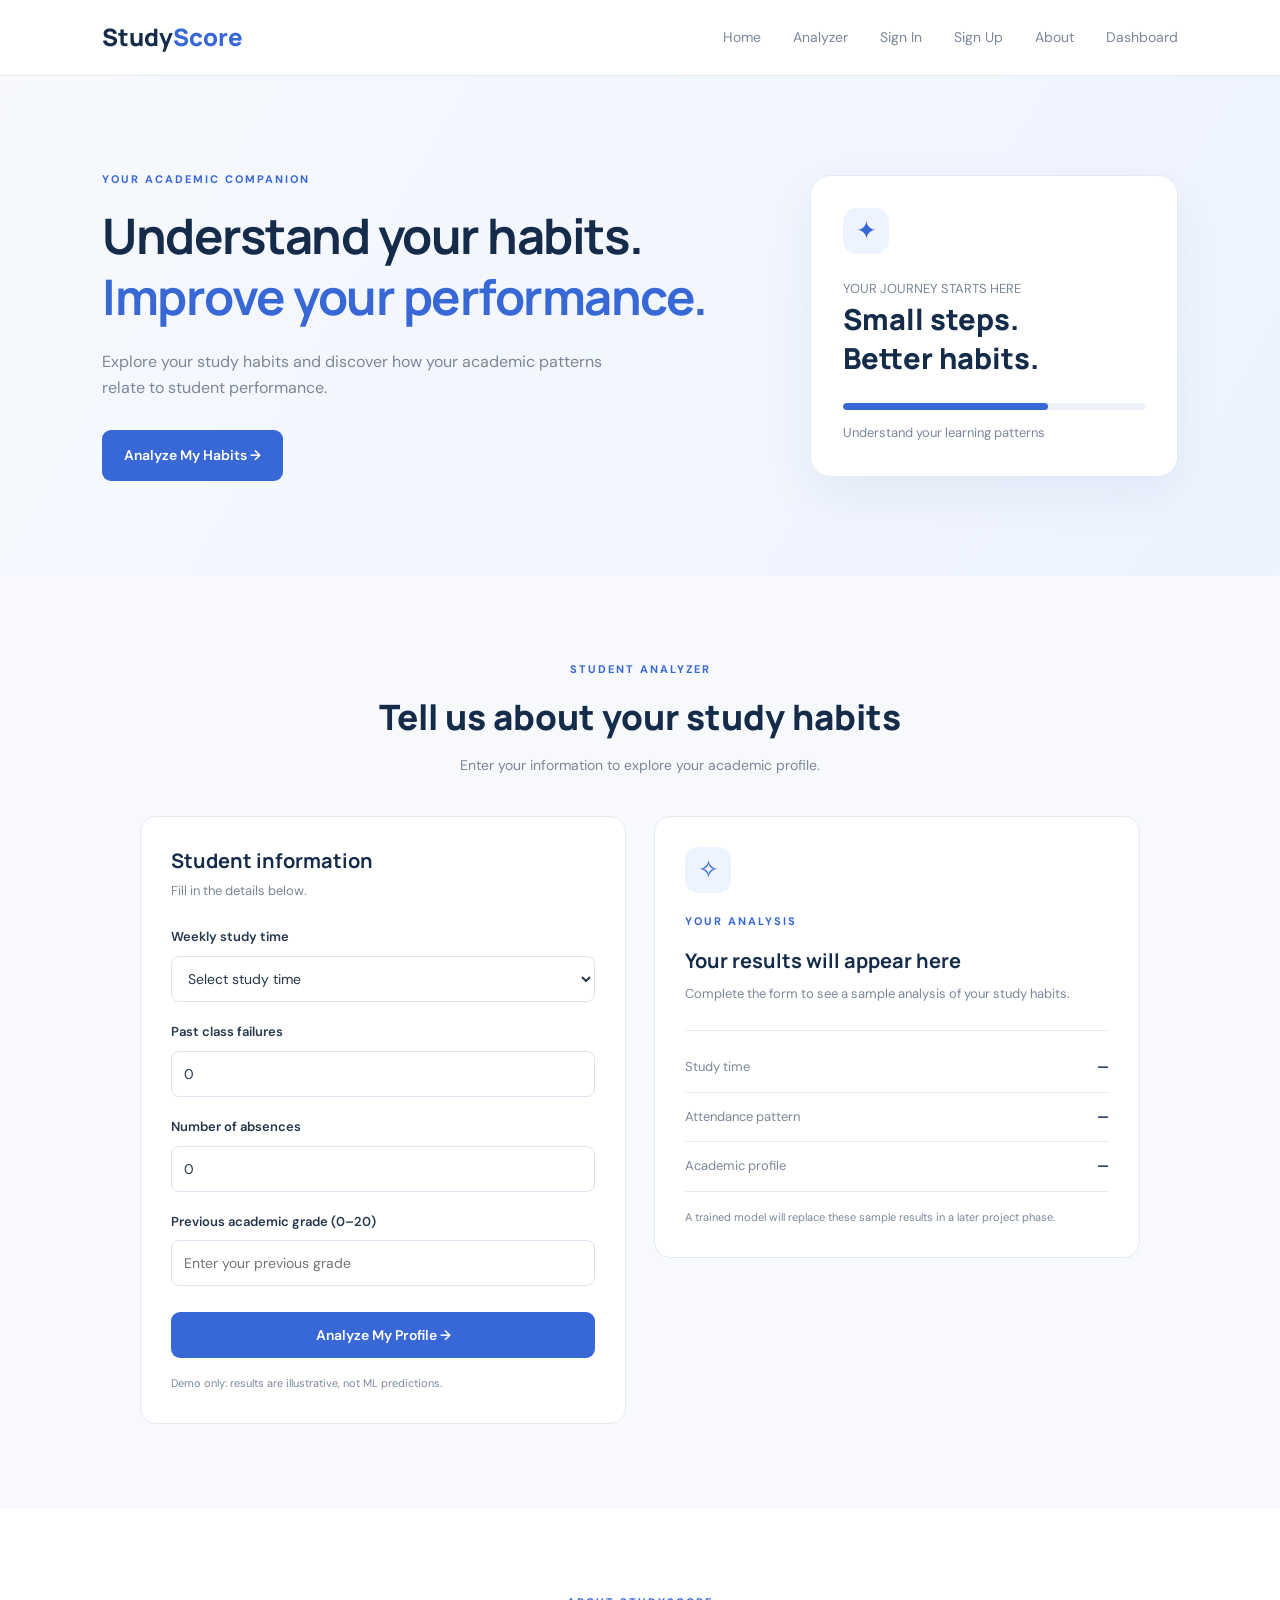
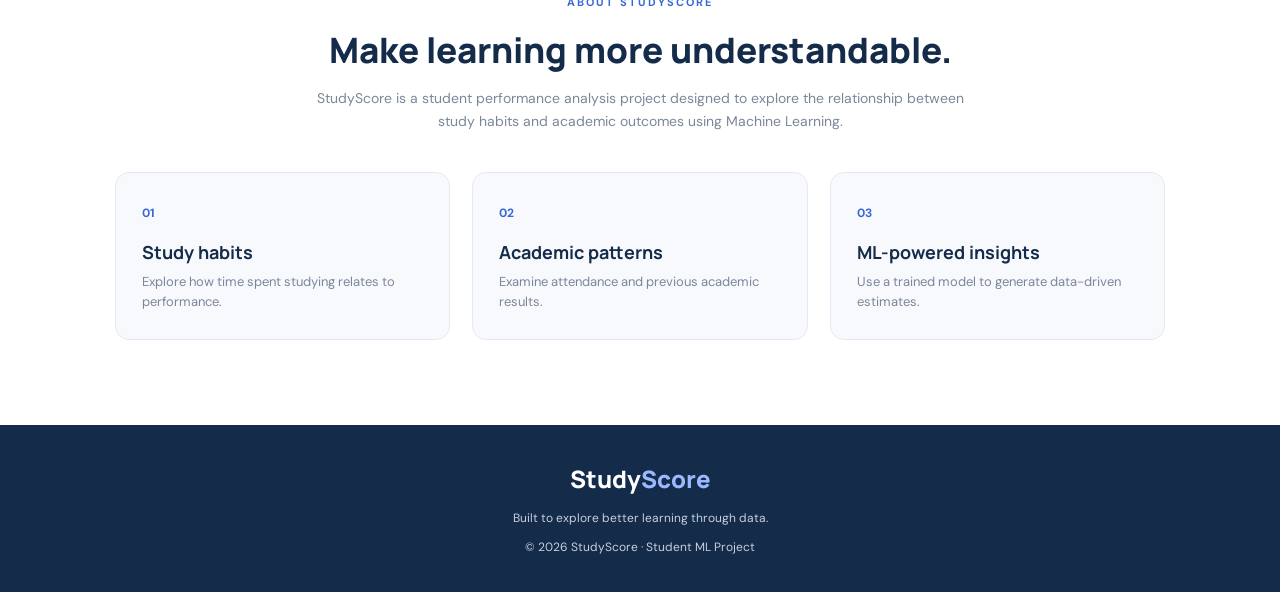
<file: index.html>
<!DOCTYPE html>
<html lang="en">
<head>
    <meta charset="UTF-8">
    <meta name="viewport" content="width=device-width, initial-scale=1.0">
    <title>StudyScore | Student Performance Analyzer</title>
    <link rel="stylesheet" href="style.css">
</head>
<body>

    <header class="navbar">
        <a href="#" class="logo">Study<span>Score</span></a>
        <nav>
            <a href="#home">Home</a>
            <a href="#analyzer">Analyzer</a>
            <a href="signin.html">Sign In</a>
            <a href="signup.html" class="nav-button">Sign Up</a>
            <a href="#about">About</a>
            <a href="dashboard.html">Dashboard</a>
        </nav>
    </header>

    <main>
        <section class="hero" id="home">
            <div class="hero-content">
                <p class="eyebrow">YOUR ACADEMIC COMPANION</p>
                <h1>Understand your habits.<br>
                    <span>Improve your performance.</span>
                </h1>
                <p class="hero-text">
                    Explore your study habits and discover how your
                    academic patterns relate to student performance.
                </p>
                <a href="#analyzer" class="primary-btn">
                    Analyze My Habits →
                </a>
            </div>

            <div class="hero-card">
                <div class="mini-icon">✦</div>
                <p class="muted">YOUR JOURNEY STARTS HERE</p>
                <h2>Small steps.<br>Better habits.</h2>
                <div class="progress-line">
                    <div></div>
                </div>
                <p class="muted">Understand your learning patterns</p>
            </div>
        </section>

        <section class="analyzer section" id="analyzer">
            <div class="section-heading">
                <p class="eyebrow">STUDENT ANALYZER</p>
                <h2>Tell us about your study habits</h2>
                <p>Enter your information to explore your academic profile.</p>
            </div>

            <div class="analyzer-grid">
                <form id="studentForm" class="form-card">
                    <h3>Student information</h3>
                    <p class="muted">Fill in the details below.</p>

                    <label for="studytime">Weekly study time</label>
                    <select id="studytime" required>
                        <option value="">Select study time</option>
                        <option value="1">Less than 2 hours</option>
                        <option value="2">2–5 hours</option>
                        <option value="3">5–10 hours</option>
                        <option value="4">More than 10 hours</option>
                    </select>

                    <label for="failures">Past class failures</label>
                    <input type="number" id="failures"
                        min="0" max="10" step="1" value="0" required>

                    <label for="absences">Number of absences</label>
                    <input type="number" id="absences"
                        min="0" max="100" step="1" value="0" required>

                    <label for="previousGrade">Previous academic grade (0–20)</label>
                    <input type="number" id="previousGrade"
                        min="0" max="20" step="0.1"
                        placeholder="Enter your previous grade" required>

                    <button type="submit" class="primary-btn full-btn">
                        Analyze My Profile →
                    </button>

                    <p class="form-note">
                        Demo only: results are illustrative, not ML predictions.
                    </p>
                </form>

                <div class="result-card" id="result">
                    <div class="result-icon">✧</div>
                    <p class="eyebrow">YOUR ANALYSIS</p>
                    <h3>Your results will appear here</h3>
                    <p class="muted">
                        Complete the form to see a sample analysis
                        of your study habits.
                    </p>
                    <div class="result-divider"></div>
                    <div class="result-row">
                        <span>Study time</span>
                        <strong>—</strong>
                    </div>
                    <div class="result-row">
                        <span>Attendance pattern</span>
                        <strong>—</strong>
                    </div>
                    <div class="result-row">
                        <span>Academic profile</span>
                        <strong>—</strong>
                    </div>
                    <p class="result-note">
                        A trained model will replace these sample
                        results in a later project phase.
                    </p>
                </div>
            </div>
        </section>

        <section class="about section" id="about">
            <div class="section-heading">
                <p class="eyebrow">ABOUT STUDYSCORE</p>
                <h2>Make learning more understandable.</h2>
                <p>
                    StudyScore is a student performance analysis project
                    designed to explore the relationship between study
                    habits and academic outcomes using Machine Learning.
                </p>
            </div>

            <div class="feature-grid">
                <article class="feature-card">
                    <span>01</span>
                    <h3>Study habits</h3>
                    <p>Explore how time spent studying relates to performance.</p>
                </article>
                <article class="feature-card">
                    <span>02</span>
                    <h3>Academic patterns</h3>
                    <p>Examine attendance and previous academic results.</p>
                </article>
                <article class="feature-card">
                    <span>03</span>
                    <h3>ML-powered insights</h3>
                    <p>Use a trained model to generate data-driven estimates.</p>
                </article>
            </div>
        </section>
    </main>

    <footer>
        <a href="#home" class="logo">Study<span>Score</span></a>
        <p>Built to explore better learning through data.</p>
        <p>© 2026 StudyScore · Student ML Project</p>
    </footer>

    <script src="script.js"></script>
</body>
</html>
</file>
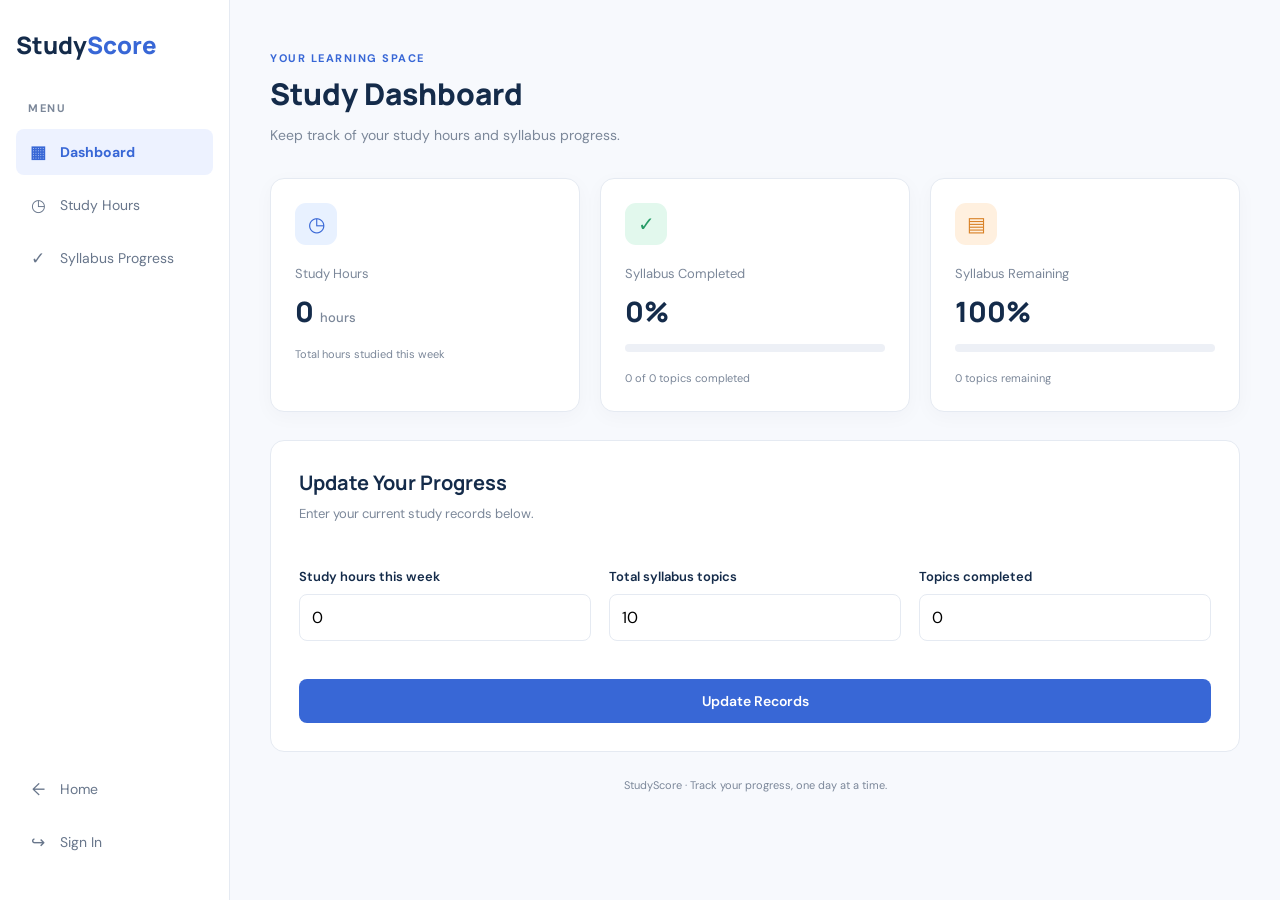
<file: dashboard.html>
<!DOCTYPE html>
<html lang="en">
<head>
    <meta charset="UTF-8">
    <meta name="viewport" content="width=device-width, initial-scale=1.0">
    <title>Study Dashboard | StudyScore</title>
    <link rel="stylesheet" href="pages.css">
</head>
<body>

    <div class="dashboard">

        <aside class="sidebar">
            <a href="index.html" class="logo">Study<span>Score</span></a>

            <p class="menu-label">MENU</p>

            <a href="dashboard.html" class="nav-item active">
                <span>▦</span> Dashboard
            </a>

            <a href="#study-hours" class="nav-item">
                <span>◷</span> Study Hours
            </a>

            <a href="#syllabus-progress" class="nav-item">
                <span>✓</span> Syllabus Progress
            </a>

            <div class="sidebar-bottom">
                <a href="index.html" class="nav-item">
                    <span>←</span> Home
                </a>

                <a href="signin.html" class="nav-item">
                    <span>↪</span> Sign In
                </a>
            </div>
        </aside>

        <main class="main-content">

            <header class="dashboard-header">
                <div>
                    <p class="eyebrow">YOUR LEARNING SPACE</p>
                    <h1>Study Dashboard</h1>
                    <p class="subtitle">
                        Keep track of your study hours and syllabus progress.
                    </p>
                </div>
            </header>

            <section class="stats-grid">

                <article class="stat-card" id="study-hours">
                    <div class="stat-icon blue">◷</div>
                    <p>Study Hours</p>
                    <h2 id="studyHours">0 <span>hours</span></h2>
                    <small>Total hours studied this week</small>
                </article>

                <article class="stat-card" id="syllabus-progress">
                    <div class="stat-icon green">✓</div>
                    <p>Syllabus Completed</p>
                    <h2 id="completedPercent">0%</h2>
                    <div class="progress-track">
                        <div class="progress-fill" id="completedBar"></div>
                    </div>
                    <small id="completedTopics">0 of 0 topics completed</small>
                </article>

                <article class="stat-card">
                    <div class="stat-icon orange">▤</div>
                    <p>Syllabus Remaining</p>
                    <h2 id="remainingPercent">100%</h2>
                    <div class="progress-track">
                        <div class="progress-fill remaining-fill"
                             id="remainingBar"></div>
                    </div>
                    <small id="remainingTopics">0 topics remaining</small>
                </article>

            </section>

            <section class="content-card">
                <div class="section-heading">
                    <div>
                        <h2>Update Your Progress</h2>
                        <p>Enter your current study records below.</p>
                    </div>
                </div>

                <form id="progressForm">

                    <div class="record-grid">
                        <div class="form-group">
                            <label for="hours">Study hours this week</label>
                            <input
                                type="number"
                                id="hours"
                                min="0"
                                max="168"
                                step="0.5"
                                value="0"
                                required
                            >
                        </div>

                        <div class="form-group">
                            <label for="totalTopics">Total syllabus topics</label>
                            <input
                                type="number"
                                id="totalTopics"
                                min="1"
                                step="1"
                                value="10"
                                required
                            >
                        </div>

                        <div class="form-group">
                            <label for="doneTopics">Topics completed</label>
                            <input
                                type="number"
                                id="doneTopics"
                                min="0"
                                step="1"
                                value="0"
                                required
                            >
                        </div>
                    </div>

                    <p id="progressMessage" class="message" role="status"></p>

                    <button type="submit" class="primary-btn">
                        Update Records
                    </button>

                </form>
            </section>

            <p class="footer-note">
                StudyScore · Track your progress, one day at a time.
            </p>

        </main>
    </div>

    <script src="script.js"></script>
</body>
</html>
</file>
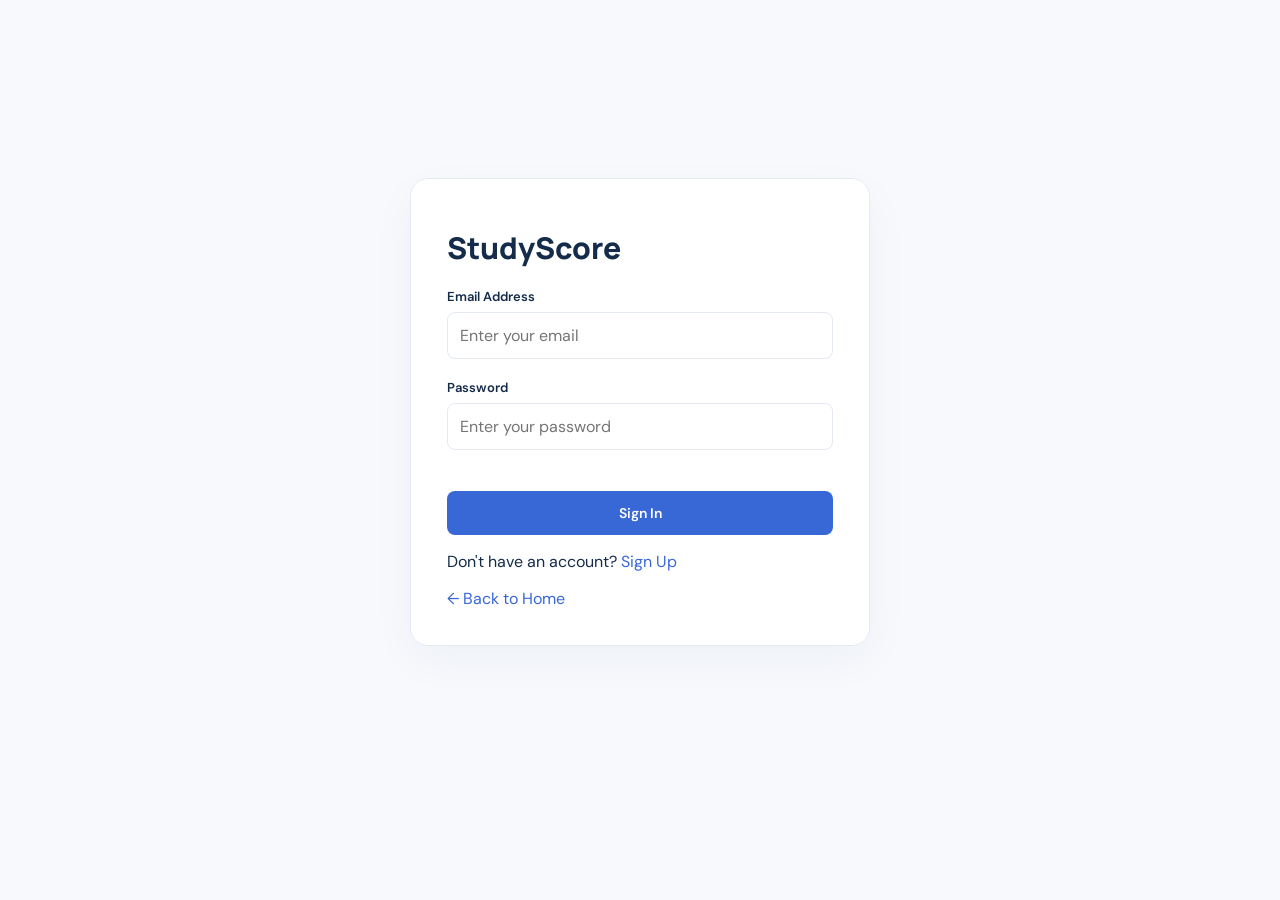
<file: signin.html>
<!DOCTYPE html>
<html lang="en">
<head>
    <meta charset="UTF-8">
    <meta name="viewport" content="width=device-width, initial-scale=1.0">
    <title>Sign In | StudyScore</title>
    <link rel="stylesheet" href="pages.css">
</head>
<body>

    <div class="auth-layout">
        <div class="auth-card">

            <h1>StudyScore</h1>

            <form id="signinForm">
                <div class="form-group">
                    <label for="email">Email Address</label>
                    <input
                        type="email"
                        id="email"
                        name="email"
                        placeholder="Enter your email"
                        required
                    >
                </div>

                <div class="form-group">
                    <label for="password">Password</label>
                    <input
                        type="password"
                        id="password"
                        name="password"
                        placeholder="Enter your password"
                        required
                    >
                </div>

                <p id="message" role="status"></p>

                <button type="submit" class="primary-btn">
                    Sign In
                </button>
            </form>

            <p class="auth-footer">
                Don't have an account?
                <a href="signup.html">Sign Up</a>
            </p>

            <a href="index.html" class="back-home">← Back to Home</a>

        </div>
    </div>

    <script src="pages.js"></script>
</body>
</html>
</file>
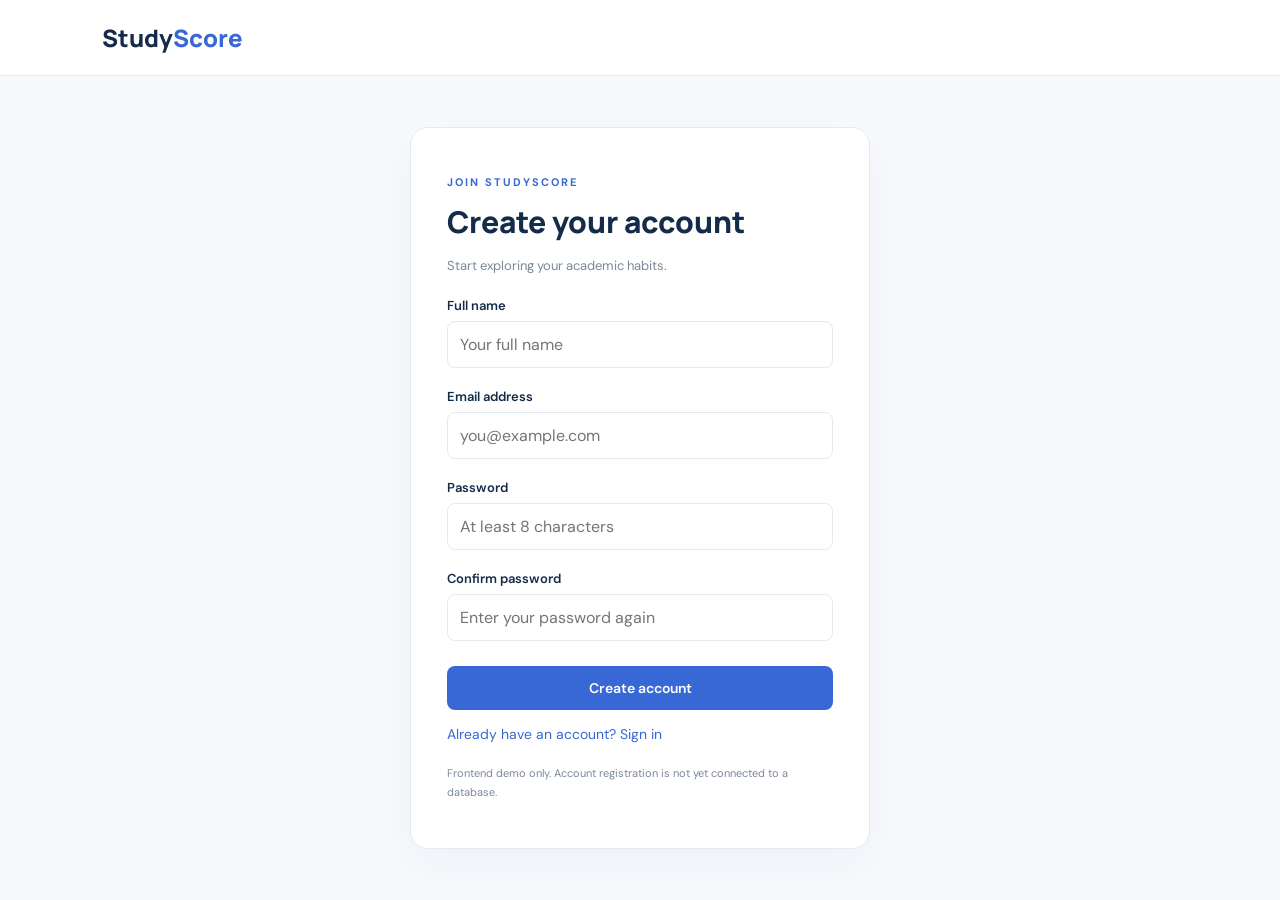
<file: signup.html>
<!DOCTYPE html>
<html lang="en">
<head>
    <meta charset="UTF-8">
    <meta name="viewport" content="width=device-width, initial-scale=1.0">
    <title>Sign Up | StudyScore</title>
    <link rel="stylesheet" href="pages.css">
</head>
<body>
    <header class="topbar">
        <a href="index.html" class="logo">Study<span>Score</span></a>
    </header>

    <main class="auth-layout">
        <section class="auth-card">
            <p class="eyebrow">JOIN STUDYSCORE</p>
            <h1>Create your account</h1>
            <p class="subtitle">Start exploring your academic habits.</p>

            <form id="signupForm">
                <label for="name">Full name</label>
                <input id="name" type="text" placeholder="Your full name" required>

                <label for="email">Email address</label>
                <input id="email" type="email" placeholder="you@example.com" required>

                <label for="password">Password</label>
                <input id="password" type="password"
                    placeholder="At least 8 characters"
                    minlength="8" required>

                <label for="confirmPassword">Confirm password</label>
                <input id="confirmPassword" type="password"
                    placeholder="Enter your password again"
                    minlength="8" required>

                <button type="submit" class="primary-btn">Create account</button>
                <p id="message" class="message" aria-live="polite"></p>
            </form>

            <a href="signin.html" class="text-link">Already have an account? Sign in</a>

            <p class="fine-print">
                Frontend demo only. Account registration is not yet connected
                to a database.
            </p>
        </section>
    </main>

    <script src="pages.js"></script>
</body>
</html>
</file>
<file: style.css>
@import url('https://fonts.googleapis.com/css2?family=DM+Sans:wght@400;500;600;700&family=Manrope:wght@400;500;600;700;800&display=swap');

:root {
    --navy: #142b4a;
    --blue: #3867d6;
    --light-blue: #edf3ff;
    --background: #f7f9fd;
    --white: #ffffff;
    --text: #26364c;
    --muted: #7b8799;
    --border: #e5eaf2;
}

* {
    margin: 0;
    padding: 0;
    box-sizing: border-box;
}

html {
    scroll-behavior: smooth;
    scroll-padding-top: 90px;
}

body {
    font-family: 'DM Sans', sans-serif;
    background: var(--background);
    color: var(--text);
    line-height: 1.6;
}

a {
    text-decoration: none;
    color: inherit;
}

.navbar {
    height: 76px;
    display: flex;
    align-items: center;
    justify-content: space-between;
    padding: 0 8%;
    background: var(--white);
    border-bottom: 1px solid var(--border);
    position: sticky;
    top: 0;
    z-index: 10;
}

.logo {
    font-family: 'Manrope', sans-serif;
    font-size: 24px;
    font-weight: 800;
    color: var(--navy);
}

.logo span,
.hero h1 span {
    color: var(--blue);
}

nav {
    display: flex;
    gap: 32px;
}

nav a {
    font-size: 14px;
    color: var(--muted);
}

nav a:hover {
    color: var(--blue);
}

.hero {
    padding: 90px 8%;
    display: grid;
    grid-template-columns: 1.4fr 0.8fr;
    align-items: center;
    gap: 65px;
    min-height: 500px;
    background: linear-gradient(120deg, #f7f9fd, #edf3ff);
}

.eyebrow {
    color: var(--blue);
    font-size: 11px;
    font-weight: 700;
    letter-spacing: 2px;
    margin-bottom: 16px;
}

.hero h1 {
    font-family: 'Manrope', sans-serif;
    color: var(--navy);
    font-size: clamp(32px, 4vw, 49px);
    line-height: 1.25;
    letter-spacing: -1.5px;
}

.hero-text {
    color: var(--muted);
    max-width: 510px;
    margin: 22px 0 30px;
}

.primary-btn {
    display: inline-block;
    border: none;
    border-radius: 9px;
    background: var(--blue);
    color: white;
    font-family: inherit;
    font-size: 14px;
    font-weight: 600;
    padding: 14px 22px;
    cursor: pointer;
    transition: 0.2s;
}

.primary-btn:hover {
    background: #2854bb;
    transform: translateY(-1px);
}

.hero-card {
    padding: 32px;
    background: white;
    border: 1px solid var(--border);
    border-radius: 20px;
    box-shadow: 0 18px 50px #203e7010;
}

.mini-icon,
.result-icon {
    width: 46px;
    height: 46px;
    border-radius: 14px;
    display: grid;
    place-items: center;
    background: var(--light-blue);
    color: var(--blue);
    font-size: 25px;
    margin-bottom: 25px;
}

.hero-card h2 {
    font: 800 29px/1.35 'Manrope', sans-serif;
    color: var(--navy);
    margin-bottom: 25px;
}

.muted {
    font-size: 13px;
    color: var(--muted);
}

.progress-line {
    height: 7px;
    background: #edf0f6;
    border-radius: 20px;
    overflow: hidden;
    margin-bottom: 13px;
}

.progress-line div {
    width: 68%;
    height: 100%;
    background: var(--blue);
    border-radius: 20px;
}

.section {
    padding: 85px 8%;
}

.section-heading {
    max-width: 650px;
    margin: 0 auto 40px;
    text-align: center;
}

.section-heading h2 {
    font: 800 clamp(25px, 3vw, 35px)/1.3 'Manrope', sans-serif;
    color: var(--navy);
    margin-bottom: 14px;
}

.section-heading > p:last-child {
    color: var(--muted);
    font-size: 14px;
}

.analyzer-grid {
    display: grid;
    grid-template-columns: 1fr 1fr;
    gap: 28px;
    max-width: 1000px;
    margin: auto;
    align-items: start;
}

.form-card,
.result-card {
    padding: 30px;
    background: white;
    border: 1px solid var(--border);
    border-radius: 16px;
}

.form-card h3,
.result-card h3 {
    font: 700 20px 'Manrope', sans-serif;
    color: var(--navy);
    margin-bottom: 7px;
}

.form-card > .muted {
    margin-bottom: 25px;
}

label {
    display: block;
    font-size: 13px;
    font-weight: 600;
    margin: 20px 0 8px;
}

input,
select {
    width: 100%;
    min-height: 46px;
    padding: 12px;
    border: 1px solid #dce3ee;
    border-radius: 8px;
    font-family: inherit;
    font-size: 14px;
    background: white;
    color: var(--text);
    outline: none;
}

input:focus,
select:focus {
    border-color: var(--blue);
    box-shadow: 0 0 0 3px #3867d615;
}

.full-btn {
    width: 100%;
    margin-top: 26px;
}

.form-note,
.result-note {
    margin-top: 16px;
    color: var(--muted);
    font-size: 11px;
    line-height: 1.7;
}

.result-icon {
    margin-bottom: 20px;
}

.result-card > .muted {
    margin-top: 10px;
}

.result-divider {
    height: 1px;
    background: var(--border);
    margin: 25px 0 12px;
}

.result-row {
    display: flex;
    justify-content: space-between;
    gap: 12px;
    padding: 14px 0;
    border-bottom: 1px solid var(--border);
    font-size: 13px;
}

.result-row span {
    color: var(--muted);
}

.result-row strong {
    color: var(--navy);
    text-align: right;
}

.about {
    background: white;
}

.feature-grid {
    display: grid;
    grid-template-columns: repeat(3, 1fr);
    gap: 22px;
    max-width: 1050px;
    margin: auto;
}

.feature-card {
    padding: 26px;
    background: var(--background);
    border: 1px solid var(--border);
    border-radius: 14px;
}

.feature-card span {
    color: var(--blue);
    font-size: 12px;
    font-weight: 700;
}

.feature-card h3 {
    margin: 15px 0 8px;
    font: 700 18px 'Manrope', sans-serif;
    color: var(--navy);
}

.feature-card p {
    font-size: 13px;
    color: var(--muted);
}

footer {
    text-align: center;
    padding: 35px 8%;
    background: var(--navy);
    color: #c5d0e0;
}

footer .logo {
    color: white;
}

footer .logo span {
    color: #9bb9ff;
}

footer p {
    margin-top: 10px;
    font-size: 12px;
}

@media (max-width: 760px) {
    .navbar {
        padding: 0 5%;
        height: 68px;
    }

    .logo {
        font-size: 21px;
    }

    nav {
        gap: 14px;
    }

    nav a {
        font-size: 12px;
    }

    .hero {
        padding: 60px 6%;
        grid-template-columns: 1fr;
        gap: 35px;
    }

    .section {
        padding: 60px 6%;
    }

    .analyzer-grid,
    .feature-grid {
        grid-template-columns: 1fr;
    }

    .form-card,
    .result-card {
        padding: 22px;
    }
}

@media (max-width: 380px) {
    nav {
        gap: 9px;
    }

    nav a {
        font-size: 11px;
    }
}
</file>
<file: pages.css>
@import url('https://fonts.googleapis.com/css2?family=DM+Sans:wght@400;500;600;700&family=Manrope:wght@500;600;700;800&display=swap');

:root {
    --navy: #142b4a;
    --blue: #3867d6;
    --background: #f7f9fd;
    --muted: #7b8799;
    --border: #e5eaf2;
}

* {
    box-sizing: border-box;
}

body {
    margin: 0;
    background: var(--background);
    color: var(--navy);
    font-family: 'DM Sans', sans-serif;
}

a {
    color: var(--blue);
    text-decoration: none;
}

.topbar {
    min-height: 76px;
    padding: 16px 8%;
    background: white;
    border-bottom: 1px solid var(--border);
    display: flex;
    align-items: center;
    justify-content: space-between;
    gap: 20px;
}

.logo {
    font: 800 24px 'Manrope', sans-serif;
    color: var(--navy);
}

.logo span {
    color: var(--blue);
}

.text-link {
    font-size: 14px;
}

.auth-layout {
    min-height: calc(100vh - 76px);
    padding: 45px 20px;
    display: flex;
    justify-content: center;
    align-items: center;
}

.auth-card {
    width: 100%;
    max-width: 460px;
    padding: 36px;
    background: white;
    border: 1px solid var(--border);
    border-radius: 18px;
    box-shadow: 0 15px 45px #142b4a0a;
}

.eyebrow {
    color: var(--blue);
    font-size: 11px;
    font-weight: 700;
    letter-spacing: 2px;
}

h1 {
    margin: 12px 0;
    font: 800 30px 'Manrope', sans-serif;
}

.subtitle,
.fine-print {
    color: var(--muted);
    font-size: 13px;
    line-height: 1.7;
}

label {
    display: block;
    margin: 20px 0 7px;
    font-size: 13px;
    font-weight: 600;
}

input {
    width: 100%;
    min-height: 46px;
    padding: 12px;
    border: 1px solid var(--border);
    border-radius: 8px;
    font: inherit;
    outline: none;
}

input:focus {
    border-color: var(--blue);
    box-shadow: 0 0 0 3px #3867d61a;
}

.primary-btn {
    width: 100%;
    margin-top: 25px;
    padding: 14px;
    background: var(--blue);
    color: white;
    border: 0;
    border-radius: 8px;
    font: 600 14px 'DM Sans', sans-serif;
    cursor: pointer;
}

.primary-btn:hover {
    background: #2854bb;
}

.message {
    font-size: 13px;
    line-height: 1.6;
}

.fine-print {
    margin-top: 20px;
    font-size: 11px;
}

@media (max-width: 500px) {
    .topbar {
        padding: 15px 5%;
        flex-wrap: wrap;
    }

    .auth-card {
        padding: 25px 20px;
    }

    h1 {
        font-size: 26px;
    }
    .auth-footer {
        margin-top: 24px;
        text-align: center;
        font-size: 14px;
        color: var(--muted);
    }

    .back-home {
        display: block;
        margin-top: 20px;
        text-align: center;
        font-size: 14px;
    }

    .auth-card a:hover {
        text-decoration: underline;
    }
}

.dashboard {
    min-height: 100vh;
    display: flex;
    background: var(--background);
}

.sidebar {
    width: 230px;
    min-height: 100vh;
    padding: 28px 16px;
    background: white;
    border-right: 1px solid var(--border);
    display: flex;
    flex-direction: column;
    flex-shrink: 0;
}

.sidebar .logo {
    margin-bottom: 40px;
}

.menu-label {
    margin: 0 12px 14px;
    color: var(--muted);
    font-size: 11px;
    font-weight: 700;
    letter-spacing: 1.5px;
}

.nav-item {
    display: flex;
    align-items: center;
    gap: 12px;
    padding: 12px;
    margin-bottom: 7px;
    border-radius: 8px;
    color: #68768b;
    font-size: 14px;
}

.nav-item span {
    width: 20px;
    text-align: center;
    font-size: 17px;
}

.nav-item:hover,
.nav-item.active {
    color: var(--blue);
    background: #edf2ff;
}

.nav-item.active {
    font-weight: 700;
}

.sidebar-bottom {
    margin-top: auto;
}

.main-content {
    flex: 1;
    min-width: 0;
    padding: 40px;
}

.dashboard-header {
    margin-bottom: 30px;
}

.dashboard-header .eyebrow {
    margin-bottom: 8px;
    color: var(--blue);
    font-size: 11px;
    font-weight: 700;
    letter-spacing: 1.5px;
}

.dashboard-header h1 {
    margin: 0 0 10px;
    font: 800 30px 'Manrope', sans-serif;
}

.dashboard-header .subtitle {
    margin: 0;
    color: var(--muted);
    font-size: 14px;
    line-height: 1.7;
}

.stats-grid {
    display: grid;
    grid-template-columns: repeat(3, minmax(0, 1fr));
    gap: 20px;
    margin-bottom: 28px;
}

.stat-card {
    padding: 24px;
    background: white;
    border: 1px solid var(--border);
    border-radius: 14px;
    box-shadow: 0 5px 20px #142b4a08;
}

.stat-icon {
    width: 42px;
    height: 42px;
    display: grid;
    place-items: center;
    margin-bottom: 20px;
    border-radius: 11px;
    font-size: 20px;
}

.stat-icon.blue {
    background: #e8f1ff;
    color: var(--blue);
}

.stat-icon.green {
    background: #e2f8ed;
    color: #269b66;
}

.stat-icon.orange {
    background: #fff0df;
    color: #d98228;
}

.stat-card > p {
    margin: 0 0 10px;
    color: var(--muted);
    font-size: 13px;
}

.stat-card h2 {
    margin: 0 0 12px;
    color: var(--navy);
    font: 800 28px 'Manrope', sans-serif;
}

.stat-card h2 span {
    color: var(--muted);
    font: 500 13px 'DM Sans', sans-serif;
}

.stat-card small {
    color: var(--muted);
    font-size: 11px;
    line-height: 1.6;
}

.progress-track {
    height: 8px;
    margin: 14px 0;
    overflow: hidden;
    background: #edf0f6;
    border-radius: 20px;
}

.progress-fill {
    width: 0%;
    height: 100%;
    background: #269b66;
    border-radius: 20px;
    transition: width 0.3s ease;
}

.remaining-fill {
    background: #e69a43;
}

.content-card {
    padding: 28px;
    background: white;
    border: 1px solid var(--border);
    border-radius: 14px;
}

.section-heading {
    margin-bottom: 22px;
}

.section-heading h2 {
    margin: 0 0 8px;
    font: 700 20px 'Manrope', sans-serif;
}

.section-heading p {
    margin: 0;
    color: var(--muted);
    font-size: 13px;
    line-height: 1.6;
}

.record-grid {
    display: grid;
    grid-template-columns: repeat(3, minmax(0, 1fr));
    gap: 18px;
}

.record-grid .form-group {
    min-width: 0;
}

.record-grid label {
    line-height: 1.5;
}

.record-grid input {
    margin-top: 0;
}

.primary-btn {
    display: inline-block;
    padding: 13px 20px;
    border: none;
    border-radius: 8px;
    background: var(--blue);
    color: white;
    font: 600 14px 'DM Sans', sans-serif;
    cursor: pointer;
}

.primary-btn:hover {
    background: #2854bb;
}

.message {
    font-size: 13px;
    line-height: 1.6;
}

.footer-note {
    margin-top: 26px;
    color: var(--muted);
    font-size: 11px;
    text-align: center;
}

@media (max-width: 1000px) {
    .stats-grid,
    .record-grid {
        grid-template-columns: 1fr;
    }
}

@media (max-width: 700px) {
    .dashboard {
        flex-direction: column;
    }

    .sidebar {
        width: 100%;
        min-height: auto;
        padding: 20px;
        border-right: none;
        border-bottom: 1px solid var(--border);
    }

    .sidebar .logo {
        margin-bottom: 22px;
    }

    .sidebar-bottom {
        margin-top: 12px;
    }

    .main-content {
        padding: 25px 18px;
    }

    .content-card {
        padding: 20px;
    }
}
</file>
